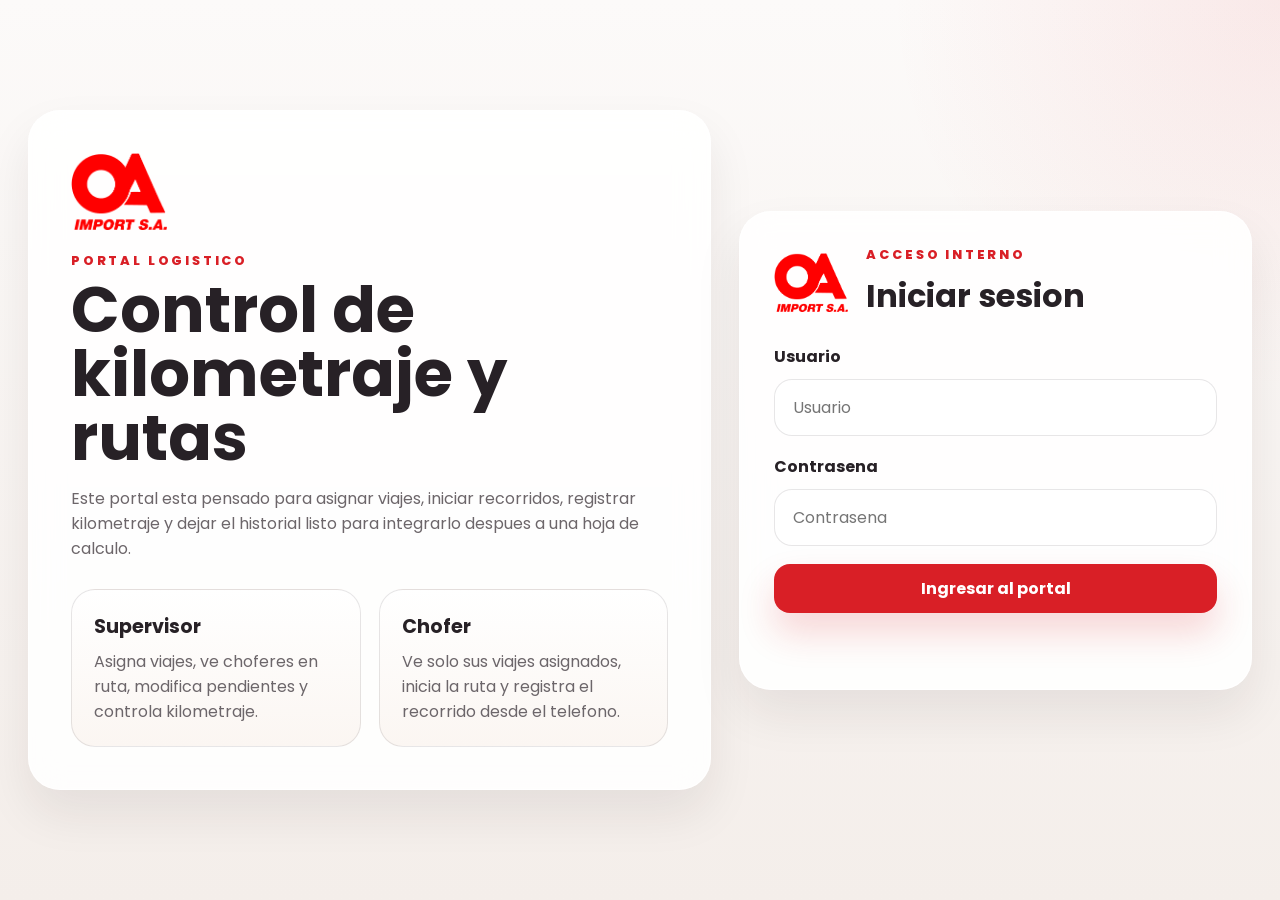
<file: index.html>
<!DOCTYPE html>
<html lang="es">
<head>
<meta charset="UTF-8">
<meta name="viewport" content="width=device-width, initial-scale=1.0">
<title>OA Import - Control de kilometraje</title>
<link rel="icon" href="favicon.ico" sizes="any">
<link rel="shortcut icon" href="favicon.ico" type="image/x-icon">
<link rel="preconnect" href="https://fonts.googleapis.com">
<link rel="preconnect" href="https://fonts.gstatic.com" crossorigin>
<link href="https://fonts.googleapis.com/css2?family=Poppins:wght@400;500;600;700;800&display=swap" rel="stylesheet">
<link rel="stylesheet" href="mileage.css">
</head>
<body class="mileage-page" data-page="login">
<main class="login-shell">
  <section class="login-showcase">
    <img src="logo.png" alt="Logo OA Import" class="showcase-logo">
    <p class="eyebrow">Portal logistico</p>
    <h1>Control de kilometraje y rutas</h1>
    <p class="showcase-copy">
      Este portal esta pensado para asignar viajes, iniciar recorridos, registrar kilometraje y
      dejar el historial listo para integrarlo despues a una hoja de calculo.
    </p>

    <div class="showcase-grid">
      <article class="mini-card">
        <h2>Supervisor</h2>
        <p>Asigna viajes, ve choferes en ruta, modifica pendientes y controla kilometraje.</p>
      </article>
      <article class="mini-card">
        <h2>Chofer</h2>
        <p>Ve solo sus viajes asignados, inicia la ruta y registra el recorrido desde el telefono.</p>
      </article>
    </div>
  </section>

  <section class="login-card">
    <div class="login-card__header">
      <img src="logo.png" alt="Logo OA Import" class="login-logo">
      <div>
        <p class="eyebrow">Acceso interno</p>
        <h2>Iniciar sesion</h2>
      </div>
    </div>

    <form id="loginForm" class="form-stack">
      <label class="field">
        <span>Usuario</span>
        <input type="text" id="loginUsername" placeholder="Usuario" required>
      </label>

      <label class="field">
        <span>Contrasena</span>
        <input type="password" id="loginPassword" placeholder="Contrasena" required>
      </label>

      <button type="submit" class="button button-primary button-block">Ingresar al portal</button>
      <p id="loginMessage" class="inline-message" aria-live="polite"></p>
    </form>
  </section>
</main>

<script src="mileage-config.js"></script>
<script src="mileage-app.js"></script>
</body>
</html>
</file>
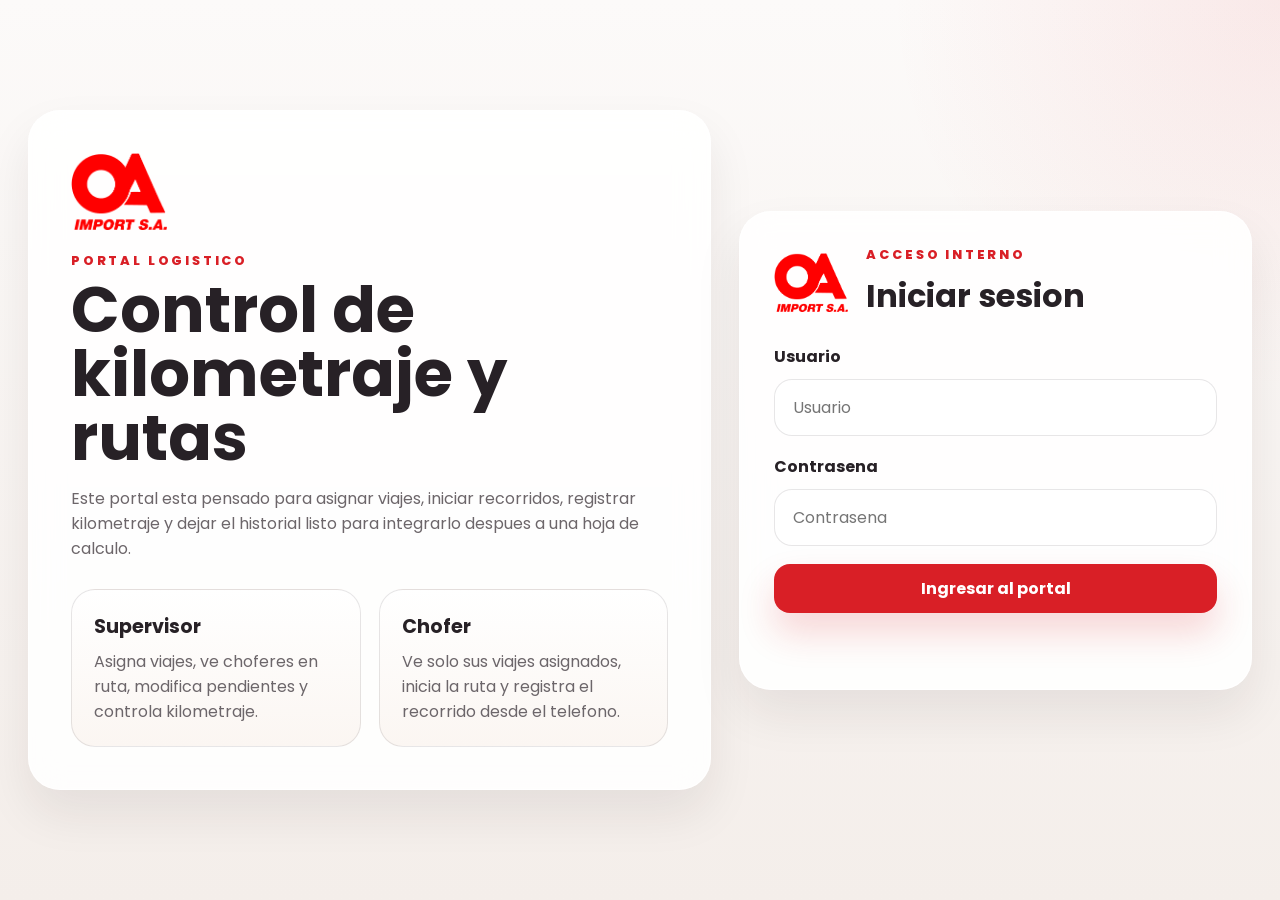
<file: chofer.html>
<!DOCTYPE html>
<html lang="es">
<head>
<meta charset="UTF-8">
<meta name="viewport" content="width=device-width, initial-scale=1.0">
<title>OA Import - Chofer</title>
<link rel="icon" href="favicon.ico" sizes="any">
<link rel="shortcut icon" href="favicon.ico" type="image/x-icon">
<link rel="preconnect" href="https://fonts.googleapis.com">
<link rel="preconnect" href="https://fonts.gstatic.com" crossorigin>
<link href="https://fonts.googleapis.com/css2?family=Poppins:wght@400;500;600;700;800&display=swap" rel="stylesheet">
<link rel="stylesheet" href="mileage.css">
</head>
<body class="mileage-page" data-page="chofer">
<div class="app-shell app-shell--driver">
  <aside class="app-sidebar">
    <div class="app-sidebar__brand">
      <img src="logo.png" alt="Logo OA Import" class="app-logo">
      <div>
        <p class="eyebrow">Portal logistico</p>
        <h1>Chofer</h1>
      </div>
    </div>

    <button type="button" class="mobile-menu-toggle" id="mobileMenuToggleDriver" aria-expanded="false" aria-controls="driverNav">
      Menu de opciones
    </button>

    <nav id="driverNav" class="app-nav" aria-label="Menu chofer">
      <button type="button" class="nav-link is-active" data-target="driverTrips">Rutas asignadas</button>
    </nav>

    <div class="app-sidebar__footer">
      <p id="driverSidebarName" class="user-name">Chofer</p>
      <button type="button" id="logoutDriver" class="button button-secondary button-block">Cerrar sesion</button>
    </div>
  </aside>

  <div class="app-main">
    <header class="app-topbar">
      <div>
        <p class="eyebrow">Operacion movil</p>
        <h2>Tus viajes asignados</h2>
      </div>
      <div class="user-pill">
        <span class="status-dot"></span>
        <span id="driverTopbarName">Chofer</span>
      </div>
    </header>

    <section id="driverTrips" class="view-section is-active">
      <div class="view-header">
        <div>
          <p class="eyebrow">Lista operativa</p>
          <h3>Solo tus rutas</h3>
        </div>
      </div>

      <div id="driverTripList" class="card-list card-list--single"></div>
    </section>
  </div>
</div>

<div id="globalNotice" class="app-notice" hidden>
  <div class="app-notice__body">
    <strong id="globalNoticeTitle">Actualizacion</strong>
    <p id="globalNoticeText">La operacion se realizo correctamente.</p>
  </div>
  <button id="globalNoticeClose" type="button" class="app-notice__close" aria-label="Cerrar aviso">x</button>
</div>

<script src="mileage-config.js"></script>
<script src="mileage-app.js"></script>
</body>
</html>
</file>
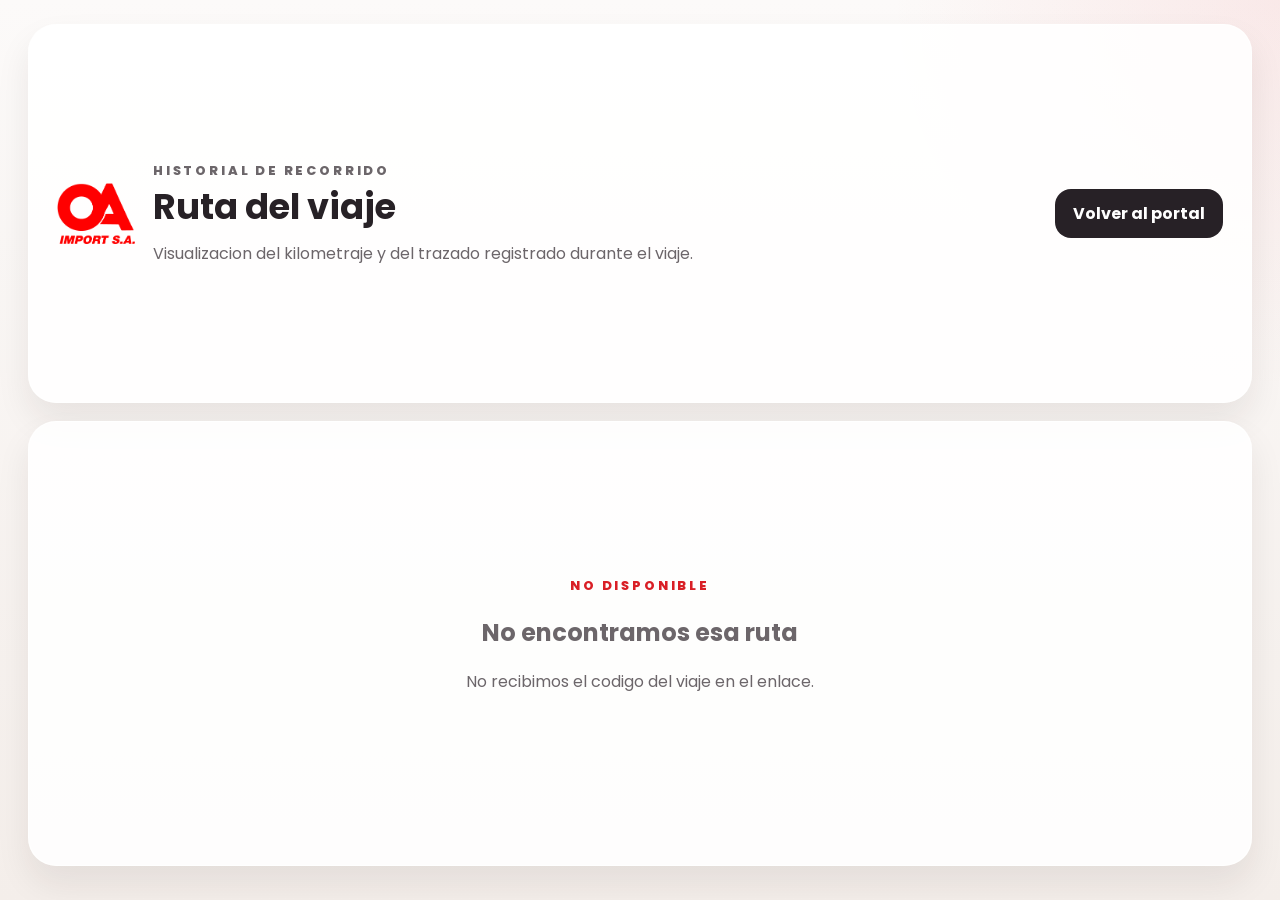
<file: route.html>
<!DOCTYPE html>
<html lang="es">
<head>
<meta charset="UTF-8">
<meta name="viewport" content="width=device-width, initial-scale=1.0">
<title>OA Import - Visualizador de ruta</title>
<link rel="icon" href="favicon.ico" sizes="any">
<link rel="shortcut icon" href="favicon.ico" type="image/x-icon">
<link rel="preconnect" href="https://fonts.googleapis.com">
<link rel="preconnect" href="https://fonts.gstatic.com" crossorigin>
<link href="https://fonts.googleapis.com/css2?family=Poppins:wght@400;500;600;700;800&display=swap" rel="stylesheet">
<link rel="stylesheet" href="mileage.css">
</head>
<body class="mileage-page" data-page="route-viewer">
<main class="route-view-shell">
  <header class="panel-card route-view-hero">
    <div class="route-view-brand">
      <img src="logo.png" alt="Logo OA Import">
      <div>
        <p class="eyebrow">Historial de recorrido</p>
        <h1 id="routeViewTitle">Ruta del viaje</h1>
          <p id="routeViewSubtitle">Visualizacion del kilometraje y del trazado registrado durante el viaje.</p>
      </div>
    </div>

    <div class="route-view-actions">
      <a href="supervisor.html" class="button button-secondary">Volver al portal</a>
      <a id="routeViewExternalMap" href="#" target="_blank" rel="noopener noreferrer" class="button button-primary" hidden>Abrir punto actual</a>
    </div>
  </header>

  <section id="routeLoading" class="panel-card empty-state">
    <div>
      <p class="eyebrow">Cargando</p>
      <h2>Buscando la ruta solicitada</h2>
      <p>Estamos reuniendo el detalle del viaje para mostrar el recorrido.</p>
    </div>
  </section>

  <section id="routeError" class="panel-card empty-state" hidden>
    <div>
      <p class="eyebrow">No disponible</p>
      <h2>No encontramos esa ruta</h2>
        <p id="routeErrorText">El viaje solicitado no existe o todavia no tiene una ruta guardada.</p>
    </div>
  </section>

  <section id="routeContent" class="route-view-layout" hidden>
    <article class="panel-card route-summary-card">
      <div class="route-summary-header">
        <div>
          <p class="eyebrow">Resumen operativo</p>
          <h2 id="routeSummaryCode">VIA-00000000-000</h2>
        </div>
        <span id="routeSummaryStatus" class="status-badge">Pendiente</span>
      </div>

      <div id="routeSummaryGrid" class="route-summary-grid"></div>
    </article>

    <article class="panel-card route-map-card">
      <div>
        <p class="eyebrow">Trazado guardado</p>
        <h3>Ruta realizada</h3>
      </div>
      <div id="routeMapStage" class="route-map-stage route-map-stage--embed"></div>
      <div id="routeMapFallback" class="route-map-fallback" hidden></div>
    </article>

    </section>
  </main>

<script src="mileage-config.js"></script>
<script src="route-viewer.js"></script>
</body>
</html>
</file>
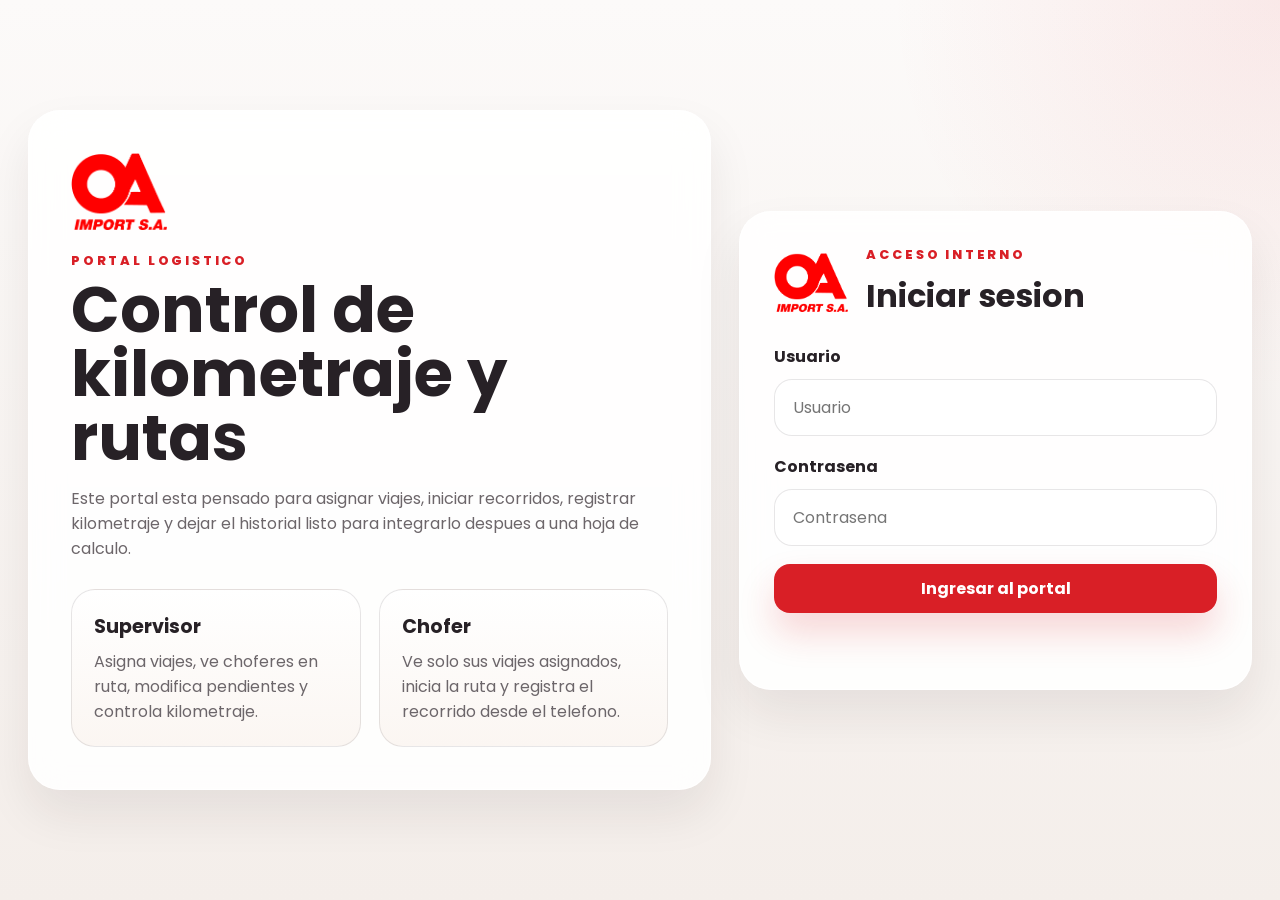
<file: supervisor.html>
<!DOCTYPE html>
<html lang="es">
<head>
<meta charset="UTF-8">
<meta name="viewport" content="width=device-width, initial-scale=1.0">
<title>OA Import - Supervisor de rutas</title>
<link rel="icon" href="favicon.ico" sizes="any">
<link rel="shortcut icon" href="favicon.ico" type="image/x-icon">
<link rel="preconnect" href="https://fonts.googleapis.com">
<link rel="preconnect" href="https://fonts.gstatic.com" crossorigin>
<link href="https://fonts.googleapis.com/css2?family=Poppins:wght@400;500;600;700;800&display=swap" rel="stylesheet">
<link rel="stylesheet" href="mileage.css">
</head>
<body class="mileage-page" data-page="supervisor">
<div class="app-shell">
  <aside class="app-sidebar">
    <div class="app-sidebar__brand">
      <img src="logo.png" alt="Logo OA Import" class="app-logo">
      <div>
        <p class="eyebrow">Portal logistico</p>
        <h1>Supervisor</h1>
      </div>
    </div>

    <button type="button" class="mobile-menu-toggle" id="mobileMenuToggleSupervisor" aria-expanded="false" aria-controls="supervisorNav">
      Menu de opciones
    </button>

    <nav id="supervisorNav" class="app-nav" aria-label="Menu supervisor">
      <button type="button" class="nav-link is-active" data-target="supOverview">Dashboard</button>
      <button type="button" class="nav-link" data-target="supAssign">Asignar viaje</button>
      <button type="button" class="nav-link" data-target="supPending">Viajes pendientes</button>
      <button type="button" class="nav-link" data-target="supActive">Choferes en ruta</button>
      <button type="button" class="nav-link" data-target="supHistory">Historial de viajes</button>
    </nav>

    <div class="app-sidebar__footer">
      <p id="supervisorSidebarName" class="user-name">Supervisor</p>
      <button type="button" id="logoutSupervisor" class="button button-secondary button-block">Cerrar sesion</button>
    </div>
  </aside>

  <div class="app-main">
    <header class="app-topbar">
      <div>
        <p class="eyebrow">Control de flota</p>
        <h2>Despacho y seguimiento</h2>
      </div>
      <div class="user-pill">
        <span class="status-dot"></span>
        <span id="supervisorTopbarName">Supervisor</span>
      </div>
    </header>

    <section id="supOverview" class="view-section is-active">
      <div class="view-header">
        <div>
          <p class="eyebrow">Vista general</p>
          <h3>Operacion del dia</h3>
        </div>
      </div>

      <div class="stats-grid stats-grid--four">
        <button type="button" id="cardDriversOnRoute" class="stat-card stat-card--action">
          <span class="stat-label">Choferes en ruta</span>
          <strong id="statDriversOnRoute">0</strong>
          <p>Unidades activas ahora mismo.</p>
        </button>
        <button type="button" id="cardPendingTrips" class="stat-card stat-card--action">
          <span class="stat-label">Viajes pendientes</span>
          <strong id="statPendingTrips">0</strong>
          <p>Asignados y aun no iniciados.</p>
        </button>
        <button type="button" id="cardCompletedToday" class="stat-card stat-card--action">
          <span class="stat-label">Finalizados hoy</span>
          <strong id="statCompletedToday">0</strong>
          <p>Viajes cerrados en el dia.</p>
        </button>
        <button type="button" id="cardKmWeek" class="stat-card stat-card--action">
          <span class="stat-label">Km semana</span>
          <strong id="statKmWeek">0 km</strong>
          <p>Kilometraje acumulado de la semana.</p>
        </button>
      </div>

      <div class="two-column-grid">
        <article id="overviewLiveRoutesCard" class="panel-card panel-card--action">
          <div class="panel-card__header">
            <div>
              <p class="eyebrow">Seguimiento</p>
              <h4>Choferes en ruta actualmente</h4>
            </div>
          </div>
          <div id="overviewLiveRoutes" class="stack-list"></div>
        </article>

        <article id="overviewPendingRequestsCard" class="panel-card panel-card--action">
          <div class="panel-card__header">
            <div>
              <p class="eyebrow">Pendientes</p>
              <h4>Proximos viajes a salir</h4>
            </div>
          </div>
          <div id="overviewPendingTrips" class="stack-list"></div>
        </article>
      </div>
    </section>

    <section id="supAssign" class="view-section">
      <div class="view-header">
        <div>
          <p class="eyebrow">Planificacion</p>
          <h3>Asignar viaje</h3>
        </div>
        <div id="assignModeBadge" class="status-badge status-badge--warm">Nuevo</div>
      </div>

      <article class="panel-card">
        <form id="assignTripForm" class="form-stack">
          <input type="hidden" id="assignTripId">

          <div class="form-grid form-grid--two">
            <label class="field">
              <span>Tipo de viaje</span>
              <select id="tripType" required>
                <option value="">Selecciona</option>
                <option value="reparto">Reparto</option>
                <option value="transferencia">Transferencia</option>
              </select>
            </label>

            <label class="field">
              <span>Chofer asignado</span>
              <select id="tripDriver" required></select>
            </label>
          </div>

          <div class="form-grid form-grid--two">
            <label class="field field--catalog">
              <span>Origen</span>
              <select id="tripOrigin" required></select>
              <small class="field-helper">Lista tomada de la hoja ORIGENES.</small>
            </label>

            <label class="field field--catalog">
              <span>Destino</span>
              <select id="tripDestination" required></select>
              <small class="field-helper">Lista tomada de la hoja DESTINOS.</small>
            </label>
          </div>

          <label class="field">
            <span>Salida esperada</span>
            <input type="datetime-local" id="tripDeparture" required>
          </label>

          <label class="field">
            <span>Observaciones</span>
            <textarea id="tripNotes" rows="4" placeholder="Indicaciones especiales, mercaderia, horario, peajes, etc."></textarea>
          </label>

          <div class="form-actions">
            <button type="submit" class="button button-primary">Guardar viaje</button>
            <button type="button" id="cancelTripEdit" class="button button-secondary" hidden>Cancelar edicion</button>
          </div>
          <p id="assignTripMessage" class="inline-message" aria-live="polite"></p>
        </form>
      </article>
    </section>

    <section id="supPending" class="view-section">
      <div class="view-header">
        <div>
          <p class="eyebrow">Despacho</p>
          <h3>Viajes pendientes</h3>
        </div>
      </div>

      <article class="panel-card">
        <div class="filter-bar">
          <input type="search" id="pendingTripSearch" placeholder="Buscar por viaje, destino o chofer">
        </div>
        <div id="pendingTripList" class="card-list"></div>
      </article>
    </section>

    <section id="supActive" class="view-section">
      <div class="view-header">
        <div>
          <p class="eyebrow">Monitoreo</p>
          <h3>Choferes en ruta</h3>
        </div>
      </div>

      <div id="activeTripList" class="card-list card-list--single"></div>
    </section>

    <section id="supHistory" class="view-section">
      <div class="view-header">
        <div>
          <p class="eyebrow">Historico</p>
          <h3>Viajes finalizados</h3>
        </div>
      </div>

      <article class="panel-card">
        <div class="filter-bar filter-bar--dual">
          <input type="search" id="historyTripSearch" placeholder="Buscar por viaje, destino o chofer">
          <button type="button" id="exportTripsCsv" class="button button-secondary">Exportar datos demo</button>
        </div>
        <div id="historyTripList" class="card-list card-list--single"></div>
      </article>
    </section>
  </div>
</div>

<div id="globalNotice" class="app-notice" hidden>
  <div class="app-notice__body">
    <strong id="globalNoticeTitle">Actualizacion</strong>
    <p id="globalNoticeText">La operacion se realizo correctamente.</p>
  </div>
  <button id="globalNoticeClose" type="button" class="app-notice__close" aria-label="Cerrar aviso">x</button>
</div>

<script src="mileage-config.js"></script>
<script src="mileage-app.js"></script>
</body>
</html>
</file>
<file: mileage.css>
:root{
  --brand-red:#d91f26;
  --brand-red-dark:#a51419;
  --brand-ink:#272126;
  --brand-warm:#f4e9e3;
  --brand-warm-strong:#ead9d0;
  --brand-surface:#ffffff;
  --brand-soft:#f8f3f0;
  --brand-line:rgba(39,33,38,0.11);
  --brand-muted:#6c666a;
  --brand-green:#177f5d;
  --brand-amber:#946108;
  --brand-blue:#2056a6;
  --shadow-soft:0 24px 48px rgba(38,25,28,0.08);
  --shadow-card:0 18px 34px rgba(36,25,28,0.08);
}

*{
  box-sizing:border-box;
}

html{
  scroll-behavior:smooth;
}

body{
  margin:0;
  font-family:"Poppins",sans-serif;
  color:var(--brand-ink);
  background:
    radial-gradient(circle at top right,rgba(217,31,38,0.08),transparent 25%),
    linear-gradient(180deg,#fcfaf9 0%,#f4eeea 100%);
}

img{
  display:block;
  max-width:100%;
}

button,
input,
textarea,
select{
  font:inherit;
}

button{
  cursor:pointer;
}

[hidden]{
  display:none !important;
}

.eyebrow{
  margin:0 0 8px;
  font-size:0.8rem;
  font-weight:800;
  letter-spacing:0.22em;
  text-transform:uppercase;
  color:var(--brand-red);
}

.button{
  display:inline-flex;
  align-items:center;
  justify-content:center;
  min-height:48px;
  padding:12px 18px;
  border:none;
  border-radius:16px;
  font-weight:700;
  text-decoration:none;
  transition:transform 0.2s ease, box-shadow 0.2s ease, background 0.2s ease;
}

.button:hover{
  transform:translateY(-1px);
}

.button-primary{
  background:var(--brand-red);
  color:#fff;
  box-shadow:0 20px 36px rgba(217,31,38,0.18);
}

.button-primary:hover{
  background:var(--brand-red-dark);
}

.button-secondary{
  background:var(--brand-ink);
  color:#fff;
}

.button-block{
  width:100%;
}

.inline-message{
  min-height:24px;
  margin:0;
  color:var(--brand-muted);
  font-size:0.94rem;
}

.inline-message.is-error{
  color:var(--brand-red);
}

.inline-message.is-success{
  color:var(--brand-green);
}

.field{
  display:flex;
  flex-direction:column;
  gap:10px;
}

.field span{
  font-weight:700;
}

.field-helper{
  color:var(--brand-muted);
  font-size:0.82rem;
  line-height:1.4;
}

.field--catalog select{
  background:
    linear-gradient(180deg,#ffffff 0%,#fcf7f4 100%);
  border-color:rgba(217,31,38,0.12);
  font-weight:600;
}

.field--catalog select:focus{
  border-color:rgba(217,31,38,0.42);
}

.field input,
.field textarea,
.field select{
  width:100%;
  border:1px solid var(--brand-line);
  border-radius:18px;
  background:#fff;
  padding:15px 18px;
  color:var(--brand-ink);
  outline:none;
  transition:border-color 0.2s ease, box-shadow 0.2s ease;
}

.field input:focus,
.field textarea:focus,
.field select:focus{
  border-color:rgba(217,31,38,0.5);
  box-shadow:0 0 0 4px rgba(217,31,38,0.09);
}

.form-stack{
  display:flex;
  flex-direction:column;
  gap:18px;
}

.form-grid{
  display:grid;
  grid-template-columns:repeat(2,minmax(0,1fr));
  gap:16px;
}

.form-actions{
  display:flex;
  flex-wrap:wrap;
  gap:12px;
  align-items:center;
}

.login-shell{
  width:min(100%,1360px);
  min-height:100vh;
  margin:0 auto;
  padding:28px;
  display:grid;
  grid-template-columns:1.2fr 0.9fr;
  gap:28px;
  align-items:center;
}

.login-showcase,
.login-card{
  background:rgba(255,255,255,0.88);
  border:1px solid rgba(255,255,255,0.9);
  border-radius:32px;
  box-shadow:var(--shadow-soft);
  backdrop-filter:blur(16px);
}

.login-showcase{
  padding:42px;
}

.showcase-logo{
  width:96px;
  margin-bottom:22px;
}

.login-showcase h1{
  max-width:11ch;
  margin:0 0 16px;
  font-size:clamp(2.4rem,5vw,4.4rem);
  line-height:1;
}

.showcase-copy{
  max-width:58ch;
  margin:0 0 28px;
  color:var(--brand-muted);
}

.showcase-grid{
  display:grid;
  grid-template-columns:repeat(2,minmax(0,1fr));
  gap:18px;
}

.mini-card{
  padding:22px;
  border-radius:24px;
  background:linear-gradient(180deg,#fff 0%,#fbf6f2 100%);
  border:1px solid var(--brand-line);
}

.mini-card h2{
  margin:0 0 8px;
  font-size:1.2rem;
}

.mini-card p{
  margin:0;
  color:var(--brand-muted);
}

.login-card{
  padding:34px;
}

.login-card__header{
  display:flex;
  align-items:center;
  gap:18px;
  margin-bottom:24px;
}

.login-logo{
  width:74px;
}

.login-card__header h2{
  margin:0;
  font-size:2rem;
}

.demo-access{
  margin-top:26px;
  padding-top:20px;
  border-top:1px solid var(--brand-line);
  display:flex;
  flex-wrap:wrap;
  gap:10px;
}

.demo-access__title{
  width:100%;
  margin:0 0 2px;
  font-size:0.92rem;
  color:var(--brand-muted);
}

.demo-chip{
  border:none;
  border-radius:999px;
  background:var(--brand-soft);
  padding:10px 14px;
  font-weight:600;
}

.app-shell{
  min-height:100vh;
  display:grid;
  grid-template-columns:292px 1fr;
}

.app-shell--driver{
  grid-template-columns:280px 1fr;
}

.app-sidebar{
  position:sticky;
  top:0;
  align-self:start;
  min-height:100vh;
  padding:26px 22px;
  border-right:1px solid var(--brand-line);
  background:rgba(255,255,255,0.92);
  backdrop-filter:blur(18px);
  display:flex;
  flex-direction:column;
  gap:24px;
}

.app-sidebar__brand{
  display:flex;
  align-items:center;
  gap:16px;
}

.app-logo{
  width:74px;
}

.app-sidebar__brand h1{
  margin:0;
  font-size:1.7rem;
}

.mobile-menu-toggle{
  display:none;
  width:100%;
  min-height:40px;
  padding:10px 12px;
  border:1px solid rgba(39,33,38,0.12);
  border-radius:14px;
  background:var(--brand-warm);
  color:var(--brand-ink);
  font-weight:700;
  text-align:left;
}

.mobile-menu-toggle::after{
  content:"+";
  float:right;
}

.mobile-menu-toggle.is-open::after{
  content:"x";
}

.app-nav{
  display:flex;
  flex-direction:column;
  gap:10px;
}

.nav-link{
  width:100%;
  text-align:left;
  padding:14px 16px;
  border:1px solid transparent;
  border-radius:16px;
  background:transparent;
  color:var(--brand-ink);
  font-weight:700;
}

.nav-link:hover{
  background:#f4eeea;
}

.nav-link.is-active{
  background:var(--brand-ink);
  color:#fff;
  box-shadow:var(--shadow-card);
}

.app-sidebar__footer{
  margin-top:auto;
}

.user-name{
  margin:0 0 14px;
  font-weight:700;
}

.app-main{
  padding:24px 28px 34px;
}

.app-topbar{
  display:flex;
  align-items:center;
  justify-content:space-between;
  gap:20px;
  margin-bottom:24px;
  padding:18px 22px;
  border-radius:24px;
  background:rgba(255,255,255,0.82);
  border:1px solid rgba(255,255,255,0.9);
  box-shadow:var(--shadow-card);
}

.app-topbar h2{
  margin:0;
  font-size:2rem;
}

.user-pill{
  display:inline-flex;
  align-items:center;
  gap:10px;
  padding:10px 14px;
  border-radius:999px;
  background:var(--brand-soft);
  font-weight:700;
}

.status-dot{
  width:10px;
  height:10px;
  border-radius:50%;
  background:var(--brand-green);
}

.view-section{
  display:none;
  gap:22px;
}

.view-section.is-active{
  display:grid;
}

.view-header{
  display:flex;
  align-items:flex-end;
  justify-content:space-between;
  gap:18px;
}

.view-header h3{
  margin:0;
  font-size:2.2rem;
}

.stats-grid{
  display:grid;
  grid-template-columns:repeat(3,minmax(0,1fr));
  gap:18px;
}

.stats-grid--four{
  grid-template-columns:repeat(4,minmax(0,1fr));
}

.stat-card,
.panel-card,
.trip-card{
  background:rgba(255,255,255,0.88);
  border-radius:28px;
  border:1px solid rgba(255,255,255,0.92);
  box-shadow:var(--shadow-card);
}

.stat-card{
  padding:24px;
}

.stat-card--action{
  width:100%;
  border:none;
  text-align:left;
  cursor:pointer;
}

.stat-card--action:hover,
.panel-card--action:hover{
  transform:translateY(-2px);
  box-shadow:0 22px 38px rgba(36,25,28,0.1);
}

.stat-label{
  display:block;
  margin-bottom:14px;
  color:var(--brand-muted);
  font-size:0.95rem;
  font-weight:600;
}

.stat-card strong{
  display:block;
  margin-bottom:8px;
  font-size:2.5rem;
  line-height:1;
}

.stat-card p{
  margin:0;
  color:var(--brand-muted);
}

.panel-card{
  padding:24px;
}

.panel-card--action{
  cursor:pointer;
}

.panel-card__header{
  display:flex;
  justify-content:space-between;
  align-items:flex-start;
  gap:18px;
  margin-bottom:18px;
}

.panel-card__header h4{
  margin:0;
  font-size:1.35rem;
}

.two-column-grid{
  display:grid;
  grid-template-columns:1.05fr 0.95fr;
  gap:18px;
}

.filter-bar{
  display:grid;
  gap:14px;
  margin-bottom:18px;
}

.filter-bar input{
  width:100%;
  border:1px solid var(--brand-line);
  border-radius:16px;
  background:#fff;
  padding:14px 16px;
}

.filter-bar--dual{
  grid-template-columns:2fr auto;
  align-items:center;
}

.stack-list,
.card-list{
  display:grid;
  gap:12px;
}

.card-list--single{
  grid-template-columns:1fr;
}

.summary-row,
.trip-summary,
.trip-card{
  padding:18px 20px;
  border-radius:22px;
  background:var(--brand-soft);
  border:1px solid rgba(39,33,38,0.08);
}

.summary-row,
.trip-summary{
  display:grid;
  gap:8px;
}

.summary-row--action,
.trip-summary--action{
  width:100%;
  border:none;
  text-align:left;
  cursor:pointer;
  transition:transform 0.2s ease, box-shadow 0.2s ease, background 0.2s ease;
}

.summary-row--action:hover,
.trip-summary--action:hover{
  transform:translateY(-1px);
  box-shadow:0 16px 26px rgba(36,25,28,0.09);
}

.summary-row__top,
.trip-card__top{
  display:flex;
  align-items:flex-start;
  justify-content:space-between;
  gap:18px;
}

.summary-row h5,
.trip-card h4,
.trip-summary h5{
  margin:0;
  font-size:1.05rem;
}

.summary-row p,
.trip-card p,
.trip-summary p{
  margin:0;
  color:var(--brand-muted);
}

.trip-card{
  display:grid;
  gap:16px;
}

.trip-card__meta{
  display:grid;
  grid-template-columns:repeat(2,minmax(0,1fr));
  gap:12px 18px;
}

.trip-card__meta-item{
  display:grid;
  gap:4px;
}

.trip-card__meta-item span{
  color:var(--brand-muted);
  font-size:0.82rem;
  font-weight:700;
  text-transform:uppercase;
  letter-spacing:0.08em;
}

.trip-card__meta-item strong{
  font-weight:600;
}

.status-badge{
  display:inline-flex;
  align-items:center;
  justify-content:center;
  min-height:32px;
  padding:6px 12px;
  border-radius:999px;
  font-size:0.82rem;
  font-weight:800;
  background:#ece6e2;
  color:var(--brand-ink);
}

.status-badge--pending{
  background:#fae4c6;
  color:#8a5a08;
}

.status-badge--progress{
  background:#dce7fb;
  color:var(--brand-blue);
}

.status-badge--success{
  background:#dff6eb;
  color:#0d7a54;
}

.status-badge--warm{
  background:var(--brand-warm);
  color:#7c4f08;
}

.trip-card__route{
  display:grid;
  gap:12px;
  padding:14px;
  border-radius:18px;
  background:#fff;
  border:1px solid rgba(39,33,38,0.08);
}

.trip-card__route-heading{
  display:grid;
  gap:4px;
}

.trip-card__route-heading strong{
  font-size:0.98rem;
}

.trip-card__route-heading p{
  margin:0;
  color:var(--brand-muted);
  font-size:0.86rem;
  line-height:1.4;
}

.route-actions{
  display:flex;
  flex-wrap:wrap;
  gap:10px;
}

.route-stats{
  display:grid;
  grid-template-columns:repeat(3,minmax(0,1fr));
  gap:10px;
}

.route-stat{
  padding:12px;
  border-radius:16px;
  background:var(--brand-soft);
  display:grid;
  gap:2px;
}

.route-stat span{
  color:var(--brand-muted);
  font-size:0.8rem;
  font-weight:700;
  text-transform:uppercase;
  letter-spacing:0.06em;
}

.route-stat strong{
  font-size:1rem;
}

.empty-state{
  display:grid;
  place-items:center;
  min-height:220px;
  text-align:center;
  color:var(--brand-muted);
}

.route-view-shell{
  width:min(100%,1380px);
  min-height:100vh;
  margin:0 auto;
  padding:24px 28px 34px;
  display:grid;
  gap:18px;
}

.route-view-hero{
  display:flex;
  align-items:center;
  justify-content:space-between;
  gap:20px;
  padding:24px 28px;
}

.route-view-brand{
  display:flex;
  align-items:center;
  gap:18px;
}

.route-view-brand img{
  width:78px;
}

.route-view-brand h1{
  margin:0 0 8px;
  font-size:2.2rem;
}

.route-view-brand p{
  margin:0;
  color:var(--brand-muted);
}

.route-view-actions{
  display:flex;
  flex-wrap:wrap;
  gap:12px;
  justify-content:flex-end;
}

.route-view-layout{
  display:grid;
  grid-template-columns:1.05fr 1fr;
  gap:18px;
}

.route-summary-card,
.route-map-card,
.route-points-card{
  display:grid;
  gap:16px;
}

.route-summary-card{
  align-content:start;
}

.route-summary-header{
  display:flex;
  align-items:flex-start;
  justify-content:space-between;
  gap:16px;
}

.route-summary-grid{
  display:grid;
  grid-template-columns:repeat(2,minmax(0,1fr));
  gap:12px 16px;
}

.route-summary-item{
  padding:14px 16px;
  border-radius:18px;
  border:1px solid rgba(39,33,38,0.08);
  background:var(--brand-soft);
  display:grid;
  gap:4px;
}

.route-summary-item span{
  color:var(--brand-muted);
  font-size:0.78rem;
  font-weight:700;
  letter-spacing:0.08em;
  text-transform:uppercase;
}

.route-summary-item strong{
  font-size:1rem;
}

.route-map-stage{
  min-height:360px;
  border-radius:24px;
  overflow:hidden;
  border:1px solid rgba(39,33,38,0.08);
  background:linear-gradient(180deg,#fff 0%,#f8f3f0 100%);
}

.route-map-stage--embed{
  min-height:360px;
}

.route-map-fallback{
  display:grid;
  gap:12px;
  align-content:start;
  padding:18px;
}

.route-map-fallback p{
  margin:0;
  color:var(--brand-muted);
}

.route-point-list{
  display:grid;
  gap:10px;
  max-height:560px;
  overflow:auto;
  padding-right:6px;
}

.route-point-row{
  display:grid;
  grid-template-columns:auto 1fr auto;
  gap:12px;
  align-items:start;
  padding:12px 14px;
  border-radius:18px;
  border:1px solid rgba(39,33,38,0.08);
  background:var(--brand-soft);
}

.route-point-order{
  width:34px;
  height:34px;
  border-radius:999px;
  display:grid;
  place-items:center;
  background:rgba(217,31,38,0.1);
  color:var(--brand-red);
  font-weight:800;
  font-size:0.8rem;
}

.route-point-row h4{
  margin:0 0 4px;
  font-size:0.96rem;
}

.route-point-row p{
  margin:0;
  color:var(--brand-muted);
  font-size:0.9rem;
}

.route-point-chip{
  display:inline-flex;
  align-items:center;
  justify-content:center;
  min-height:28px;
  padding:4px 10px;
  border-radius:999px;
  background:#fff;
  border:1px solid rgba(39,33,38,0.08);
  font-size:0.8rem;
  font-weight:700;
  color:var(--brand-ink);
}

.app-notice{
  position:fixed;
  right:24px;
  bottom:24px;
  z-index:1250;
  display:flex;
  align-items:flex-start;
  gap:14px;
  width:min(420px,calc(100vw - 32px));
  padding:18px 18px 18px 20px;
  border:1px solid rgba(23,127,93,0.18);
  border-radius:22px;
  background:rgba(255,255,255,0.97);
  box-shadow:0 24px 44px rgba(20,28,23,0.14);
}

.app-notice::before{
  content:"";
  width:12px;
  min-width:12px;
  height:12px;
  margin-top:5px;
  border-radius:50%;
  background:var(--brand-green);
  box-shadow:0 0 0 8px rgba(23,127,93,0.12);
}

.app-notice__body{
  display:grid;
  gap:4px;
  min-width:0;
}

.app-notice__body strong{
  font-size:1rem;
}

.app-notice__body p{
  margin:0;
  color:var(--brand-muted);
  line-height:1.45;
}

.app-notice__close{
  flex:0 0 auto;
  width:34px;
  height:34px;
  border:none;
  border-radius:999px;
  background:var(--brand-soft);
  color:var(--brand-ink);
  font-size:0.95rem;
  font-weight:800;
}

@media (max-width:1200px){
  .app-shell,
  .app-shell--driver{
    grid-template-columns:250px 1fr;
  }

  .two-column-grid{
    grid-template-columns:1fr;
  }

  .stats-grid--four{
    grid-template-columns:repeat(2,minmax(0,1fr));
  }

  .route-view-layout{
    grid-template-columns:1fr;
  }
}

@media (max-width:980px){
  .login-shell{
    grid-template-columns:1fr;
  }

  .app-shell,
  .app-shell--driver{
    grid-template-columns:1fr;
  }

  .app-sidebar{
    position:static;
    min-height:auto;
    border-right:none;
    border-bottom:1px solid var(--brand-line);
  }

  .form-grid,
  .trip-card__meta{
    grid-template-columns:1fr;
  }
}

@media (max-width:700px){
  .login-shell,
  .app-main{
    padding:18px;
  }

  .login-showcase,
  .login-card,
  .panel-card,
  .stat-card,
  .trip-card{
    border-radius:24px;
  }

  .showcase-grid,
  .stats-grid,
  .stats-grid--four,
  .filter-bar--dual,
  .route-stats{
    grid-template-columns:1fr;
  }

  .app-topbar{
    flex-direction:column;
    align-items:flex-start;
  }

  .view-header{
    flex-direction:column;
    align-items:flex-start;
  }

  .route-view-hero{
    flex-direction:column;
    align-items:flex-start;
  }

  .route-summary-grid{
    grid-template-columns:1fr;
  }
}

@media (max-width:640px){
  body.mileage-page{
    font-size:14px;
    background:#f7f1ed;
  }

  .app-shell,
  .app-shell--driver{
    display:block;
  }

  .app-sidebar{
    padding:12px 12px 10px;
    gap:10px;
    background:rgba(255,255,255,0.98);
  }

  .app-sidebar__brand{
    gap:8px;
  }

  .app-logo{
    width:48px;
  }

  .app-sidebar__brand h1{
    font-size:1.05rem;
    line-height:1;
  }

  .app-sidebar__brand .eyebrow{
    margin-bottom:4px;
    font-size:0.62rem;
    letter-spacing:0.18em;
  }

  .mobile-menu-toggle{
    display:inline-flex;
    align-items:center;
    justify-content:space-between;
    min-height:34px;
    padding:7px 10px;
    border-radius:11px;
    font-size:0.78rem;
  }

  .app-nav{
    display:none;
    grid-template-columns:1fr;
    gap:4px;
  }

  .app-nav.is-open{
    display:grid;
    padding:6px;
    border:1px solid rgba(39,33,38,0.07);
    border-radius:14px;
    background:rgba(248,243,240,0.9);
  }

  .nav-link{
    min-height:32px;
    padding:7px 9px;
    border-radius:10px;
    font-size:0.76rem;
    line-height:1.15;
    font-weight:600;
  }

  .nav-link.is-active{
    box-shadow:none;
  }

  .app-sidebar__footer{
    margin-top:2px;
  }

  .user-name{
    display:none;
  }

  .app-sidebar__footer .button{
    min-height:34px;
    padding:7px 10px;
    border-radius:11px;
    font-size:0.78rem;
    width:100%;
  }

  .app-main{
    padding:10px 12px 18px;
  }

  .app-topbar{
    margin-bottom:10px;
    padding:10px 12px;
    border-radius:16px;
    gap:8px;
  }

  .app-topbar .eyebrow{
    margin-bottom:4px;
    font-size:0.62rem;
    letter-spacing:0.18em;
  }

  .app-topbar h2{
    font-size:1.05rem;
    line-height:1.12;
  }

  .user-pill{
    padding:6px 10px;
    font-size:0.78rem;
  }

  .view-section{
    gap:10px;
  }

  .view-header .eyebrow{
    margin-bottom:4px;
    font-size:0.62rem;
    letter-spacing:0.18em;
  }

  .view-header h3{
    font-size:1.2rem;
    line-height:1.05;
  }

  .stats-grid,
  .stats-grid--four{
    grid-template-columns:repeat(2,minmax(0,1fr));
    gap:8px;
  }

  .stat-card,
  .panel-card,
  .trip-card{
    padding:12px;
    border-radius:16px;
  }

  .stat-label{
    margin-bottom:6px;
    font-size:0.72rem;
  }

  .stat-card strong{
    margin-bottom:2px;
    font-size:1.35rem;
  }

  .stat-card p,
  .summary-row p,
  .trip-card p,
  .trip-summary p{
    font-size:0.76rem;
    line-height:1.28;
  }

  .panel-card__header{
    gap:10px;
    margin-bottom:10px;
  }

  .panel-card__header h4{
    font-size:0.95rem;
  }

  .form-stack{
    gap:10px;
  }

  .field{
    gap:5px;
  }

  .field span{
    font-size:0.8rem;
  }

  .field input,
  .field textarea,
  .field select,
  .filter-bar input{
    padding:10px 12px;
    border-radius:12px;
    font-size:0.84rem;
  }

  .button{
    min-height:34px;
    padding:7px 10px;
    border-radius:11px;
    font-size:0.78rem;
  }

  .trip-card__route{
    padding:10px;
    border-radius:14px;
  }

  .summary-row,
  .trip-summary{
    padding:10px 11px;
    border-radius:14px;
  }

  .summary-row h5,
  .trip-card h4,
  .trip-summary h5{
    font-size:0.86rem;
  }

  .trip-card__top,
  .summary-row__top{
    gap:10px;
  }

  .trip-card__meta{
    gap:8px 10px;
  }

  .trip-card__meta-item span{
    font-size:0.68rem;
  }

  .trip-card__meta-item strong{
    font-size:0.82rem;
  }

  .route-actions{
    gap:8px;
    display:grid;
    grid-template-columns:repeat(2,minmax(0,1fr));
  }

  .route-actions .button{
    width:100%;
  }

  .route-stats{
    grid-template-columns:1fr;
    gap:8px;
  }

  .route-stat{
    padding:10px;
    border-radius:14px;
  }

  .route-stat span{
    font-size:0.68rem;
  }

  .route-stat strong{
    font-size:0.82rem;
  }

  .status-badge{
    min-height:22px;
    padding:3px 8px;
    font-size:0.64rem;
  }

  .app-notice{
    right:14px;
    bottom:14px;
    padding:14px 14px 14px 16px;
    border-radius:18px;
  }

  .app-notice__body strong{
    font-size:0.92rem;
  }

  .app-notice__body p{
    font-size:0.82rem;
  }

  .route-view-shell{
    padding:12px;
    gap:10px;
  }

  .route-view-hero{
    padding:14px;
    border-radius:18px;
    gap:12px;
  }

  .route-view-brand{
    gap:10px;
  }

  .route-view-brand img{
    width:52px;
  }

  .route-view-brand h1{
    margin-bottom:4px;
    font-size:1.15rem;
    line-height:1.08;
  }

  .route-view-brand p{
    font-size:0.8rem;
    line-height:1.35;
  }

  .route-view-actions{
    width:100%;
    gap:8px;
  }

  .route-view-actions .button{
    flex:1 1 0;
  }

  .route-summary-card,
  .route-map-card,
  .route-points-card{
    padding:12px;
    border-radius:16px;
  }

  .route-map-stage,
  .route-map-stage--embed{
    min-height:220px;
    border-radius:16px;
  }

  .route-map-fallback{
    padding:12px;
  }

  .route-point-list{
    max-height:none;
    gap:8px;
    padding-right:0;
  }

  .route-point-row{
    grid-template-columns:30px 1fr;
    gap:8px;
    padding:10px;
    border-radius:14px;
  }

  .route-point-order{
    width:30px;
    height:30px;
    font-size:0.72rem;
  }

  .route-point-chip{
    grid-column:2;
    justify-self:start;
    min-height:24px;
    padding:3px 8px;
    font-size:0.74rem;
  }

  body[data-page="chofer"] .mobile-menu-toggle,
  body[data-page="chofer"] .app-nav{
    display:none !important;
  }

  body[data-page="chofer"] .app-sidebar{
    gap:8px;
  }

  body[data-page="chofer"] .app-topbar{
    align-items:flex-start;
  }
}
</file>
